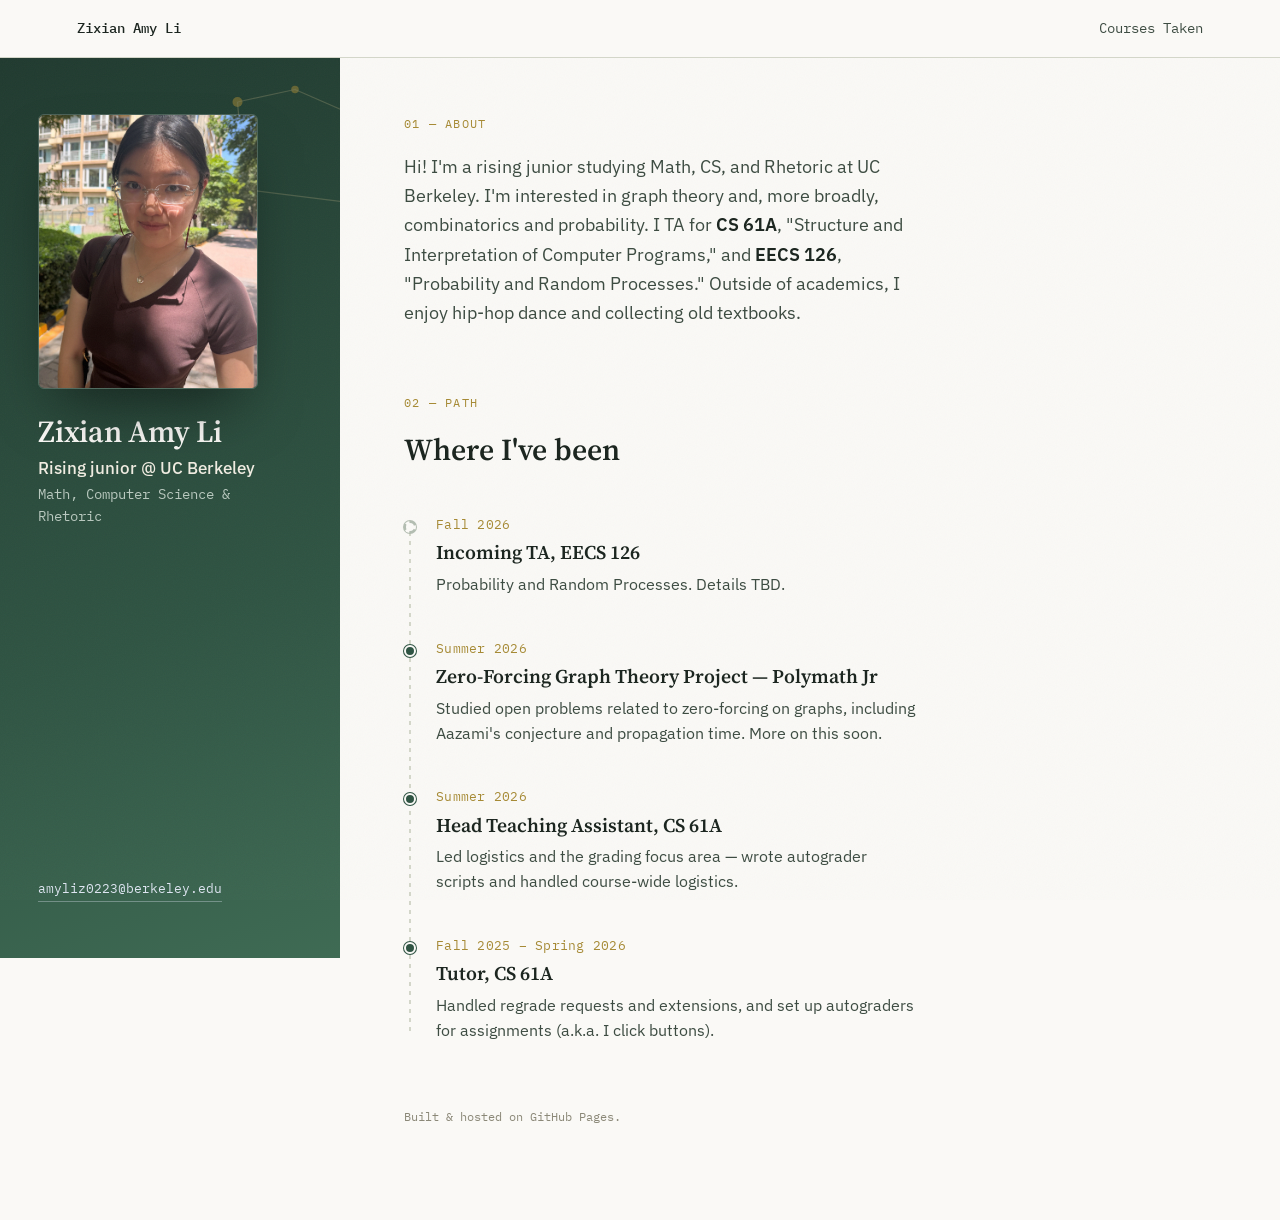
<file: index.html>
<!DOCTYPE html>
<html lang="en">
<head>
<meta charset="UTF-8">
<meta name="viewport" content="width=device-width, initial-scale=1.0">
<title>Zixian Amy Li</title>
<meta name="description" content="Zixian Amy Li — rising junior at UC Berkeley studying Math, CS, and Rhetoric.">
<link rel="preconnect" href="https://fonts.googleapis.com">
<link rel="preconnect" href="https://fonts.gstatic.com" crossorigin>
<link href="https://fonts.googleapis.com/css2?family=Source+Serif+4:opsz,wght@8..60,400;8..60,600;8..60,700&family=IBM+Plex+Sans:wght@400;500;600&family=IBM+Plex+Mono:wght@400;500&display=swap" rel="stylesheet">
<link rel="stylesheet" href="style.css">
</head>
<body>

<div class="grain"></div>

<nav class="topnav">
  <a href="index.html">Zixian Amy Li</a>
  <a href="courses.html">Courses Taken</a>
</nav>

<div class="layout">

  <aside class="sidebar">
    <div class="photo-frame">
      <img src="assets/profile.png" alt="Portrait of Zixian Amy Li">
    </div>
    <svg class="hero-node-deco" viewBox="0 0 120 120" aria-hidden="true">
      <circle cx="14" cy="20" r="4"></circle>
      <circle cx="60" cy="10" r="3"></circle>
      <circle cx="106" cy="30" r="4"></circle>
      <circle cx="20" cy="90" r="3"></circle>
      <circle cx="100" cy="100" r="4"></circle>
      <line x1="14" y1="20" x2="60" y2="10"></line>
      <line x1="60" y1="10" x2="106" y2="30"></line>
      <line x1="14" y1="20" x2="20" y2="90"></line>
      <line x1="20" y1="90" x2="100" y2="100"></line>
      <line x1="106" y1="30" x2="100" y2="100"></line>
    </svg>

    <h1>Zixian Amy Li</h1>
    <p class="tagline">Rising junior @ UC Berkeley</p>
    <p class="hero-sub">Math, Computer Science &amp; Rhetoric</p>

    <div class="hero-links">
      <a href="mailto:amyliz0223@berkeley.edu">amyliz0223@berkeley.edu</a>
    </div>
  </aside>

  <main class="content">

    <section class="about" id="about">
      <p class="section-label">01 &mdash; about</p>
      <p class="about-text">
        Hi! I'm a rising junior studying Math, CS, and Rhetoric at UC Berkeley.
        I'm interested in graph theory and, more broadly, combinatorics and
        probability. I TA for <strong>CS 61A</strong>, "Structure and
        Interpretation of Computer Programs," and <strong>EECS 126</strong>,
        "Probability and Random Processes." Outside of academics, I enjoy
        hip&#8209;hop dance and collecting old textbooks.
      </p>
    </section>

    <section class="timeline" id="timeline">
      <p class="section-label">02 &mdash; path</p>
      <h2 class="timeline-heading">Where I've been</h2>

      <div class="graph">
        <div class="graph-line" aria-hidden="true"></div>

        <article class="node">
          <div class="node-dot node-dot--future"></div>
          <div class="node-card">
            <p class="node-date">Fall 2026</p>
            <h3>Incoming TA, EECS&nbsp;126</h3>
            <p class="node-desc">Probability and Random Processes. Details TBD.</p>
          </div>
        </article>

        <article class="node">
          <div class="node-dot"></div>
          <div class="node-card">
            <p class="node-date">Summer 2026</p>
            <h3>Zero&#8209;Forcing Graph Theory Project &mdash; Polymath Jr</h3>
            <p class="node-desc">Studied open problems related to zero-forcing on graphs, including Aazami's conjecture and propagation time. More on this soon.</p>
          </div>
        </article>

        <article class="node">
          <div class="node-dot"></div>
          <div class="node-card">
            <p class="node-date">Summer 2026</p>
            <h3>Head Teaching Assistant, CS&nbsp;61A</h3>
            <p class="node-desc">Led logistics and the grading focus area &mdash; wrote autograder scripts and handled course-wide logistics.</p>
          </div>
        </article>

        <article class="node">
          <div class="node-dot"></div>
          <div class="node-card">
            <p class="node-date">Fall 2025 &ndash; Spring 2026</p>
            <h3>Tutor, CS&nbsp;61A</h3>
            <p class="node-desc">Handled regrade requests and extensions, and set up autograders for assignments (a.k.a. I click buttons).</p>
          </div>
        </article>
      </div>
    </section>

    <p class="footer-note">Built &amp; hosted on GitHub Pages.</p>

  </main>

</div>

</body>
</html>
</file>
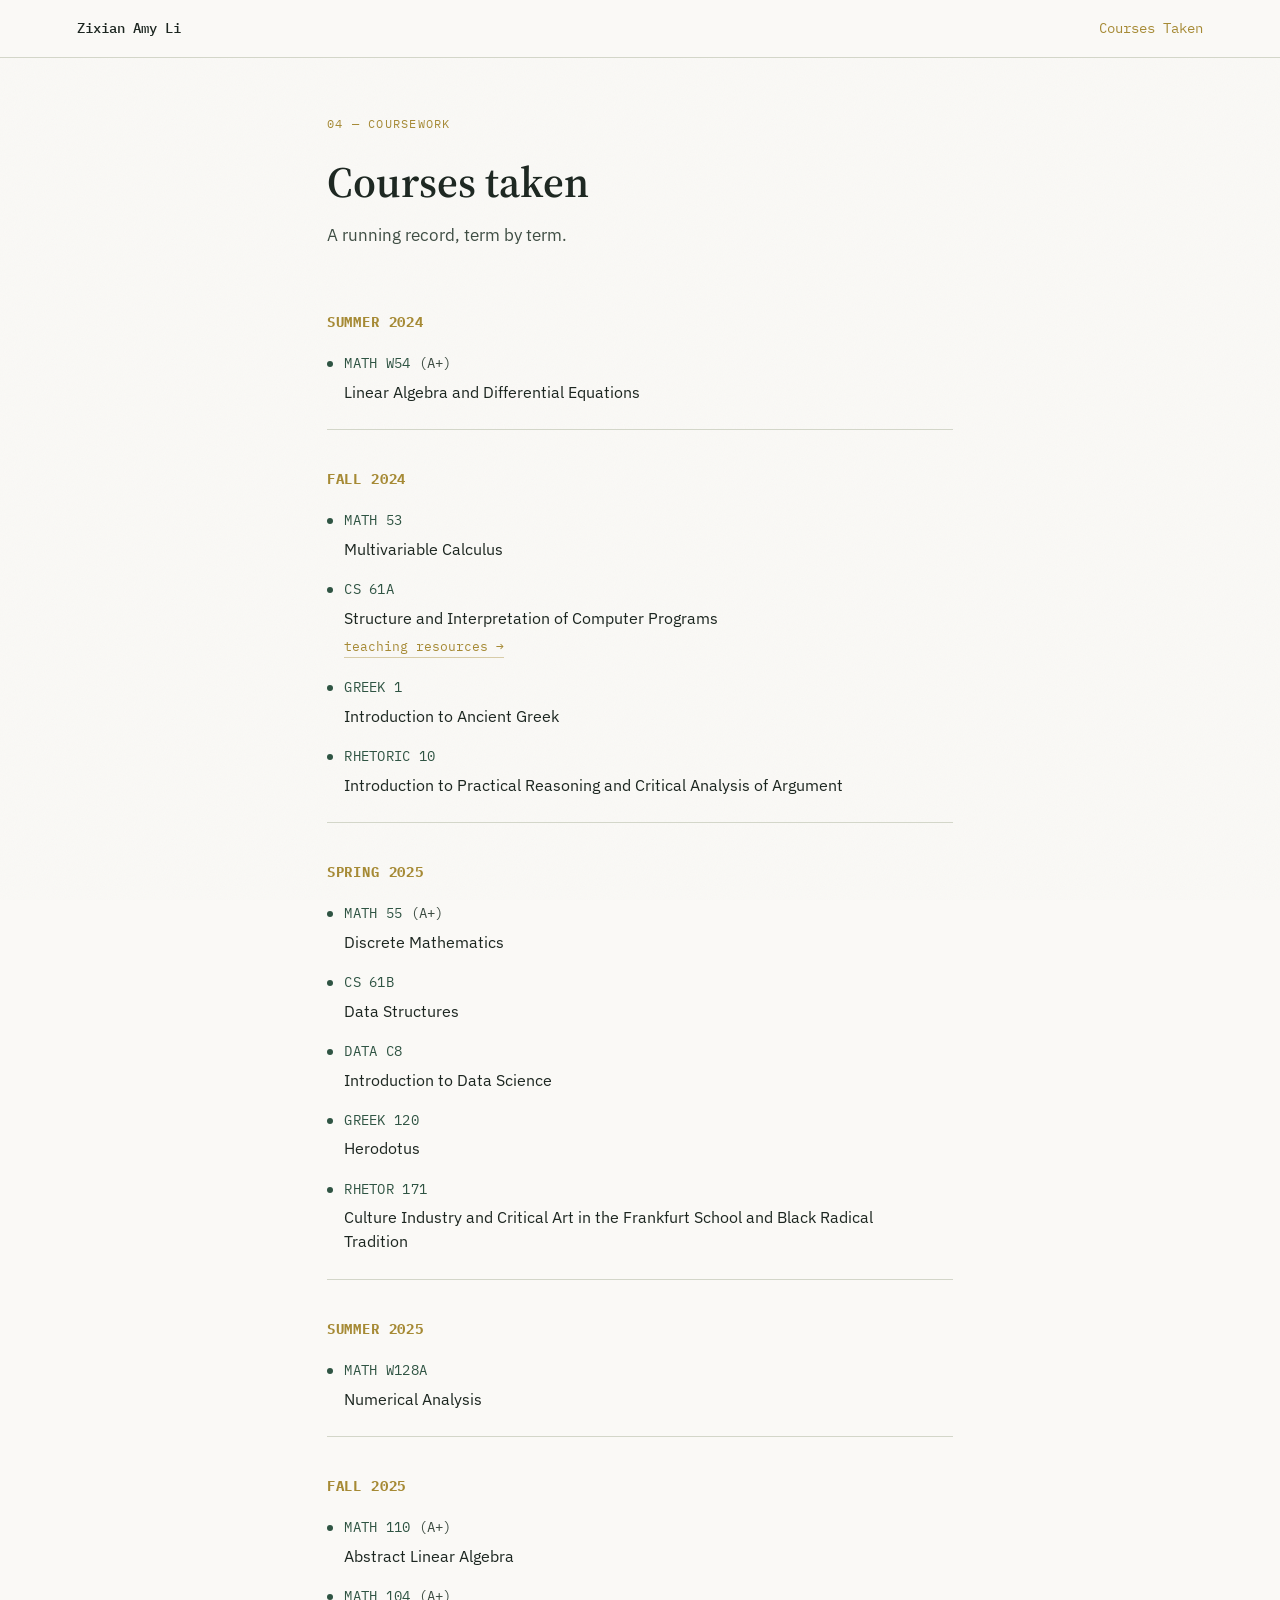
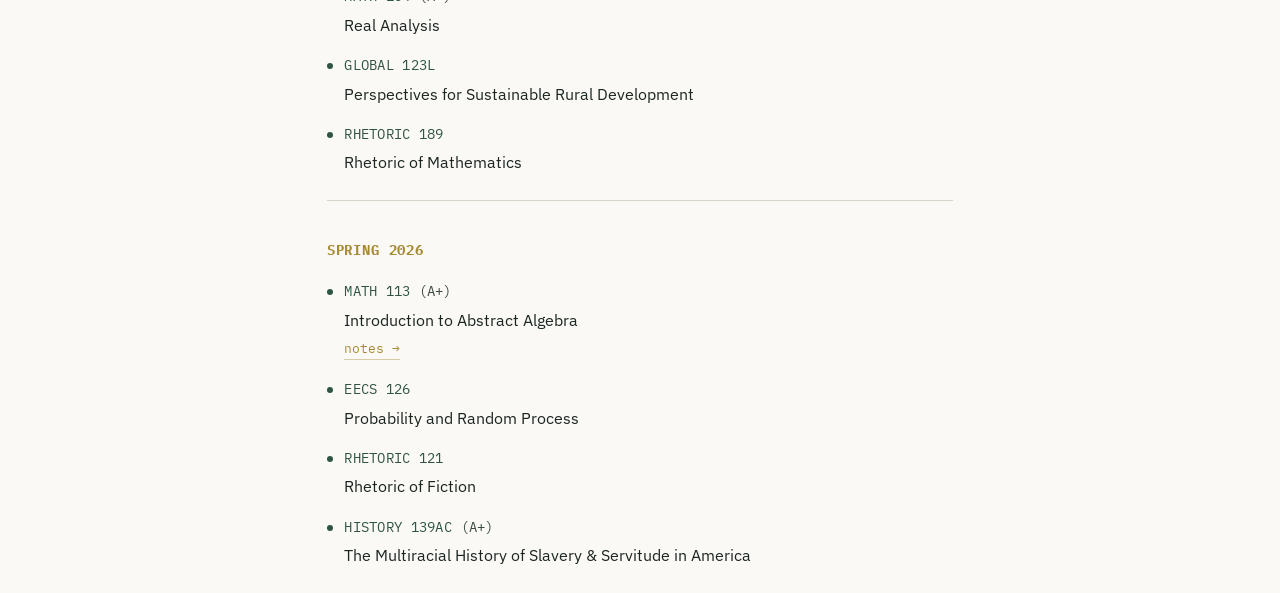
<file: courses.html>
<!DOCTYPE html>
<html lang="en">
<head>
<meta charset="UTF-8">
<meta name="viewport" content="width=device-width, initial-scale=1.0">
<title>Courses Taken &mdash; Zixian Amy Li</title>
<meta name="description" content="Courses taken by Zixian Amy Li at UC Berkeley.">
<link rel="preconnect" href="https://fonts.googleapis.com">
<link rel="preconnect" href="https://fonts.gstatic.com" crossorigin>
<link href="https://fonts.googleapis.com/css2?family=Source+Serif+4:opsz,wght@8..60,400;8..60,600;8..60,700&family=IBM+Plex+Sans:wght@400;500;600&family=IBM+Plex+Mono:wght@400;500&display=swap" rel="stylesheet">
<link rel="stylesheet" href="style.css">
</head>
<body>

<div class="grain"></div>

<nav class="topnav">
  <a href="index.html">Zixian Amy Li</a>
  <a href="courses.html" class="active">Courses Taken</a>
</nav>

<header class="page-head">
  <p class="section-label">04 &mdash; coursework</p>
  <h1>Courses taken</h1>
  <p class="page-head-sub">A running record, term by term.</p>
</header>

<main class="courses-main">

  <section class="term">
    <h2 class="term-heading"><span class="term-name">Summer 2024</span></h2>
    <ul class="course-list">
      <li class="course-row">
        <div class="course-row-head">
          <span class="course-code">MATH W54</span>
          <span class="grade-badge">(A+)</span>
        </div>
        <p class="course-title">Linear Algebra and Differential Equations</p>
      </li>
    </ul>
  </section>

  <section class="term">
    <h2 class="term-heading"><span class="term-name">Fall 2024</span></h2>
    <ul class="course-list">
      <li class="course-row">
        <div class="course-row-head">
          <span class="course-code">MATH 53</span>
        </div>
        <p class="course-title">Multivariable Calculus</p>
      </li>
      <li class="course-row">
        <div class="course-row-head">
          <span class="course-code">CS 61A</span>
        </div>
        <p class="course-title">Structure and Interpretation of Computer Programs</p>
        <a class="notes-link" href="https://drive.google.com/drive/folders/1ctP9ov9jJ6Smsc9xZnkzqIXvV9eOogV-" target="_blank" rel="noopener">teaching resources &#8594;</a>
      </li>
      <li class="course-row">
        <div class="course-row-head">
          <span class="course-code">GREEK 1</span>
        </div>
        <p class="course-title">Introduction to Ancient Greek</p>
      </li>
      <li class="course-row">
        <div class="course-row-head">
          <span class="course-code">RHETORIC 10</span>
        </div>
        <p class="course-title">Introduction to Practical Reasoning and Critical Analysis of Argument</p>
      </li>
    </ul>
  </section>

  <section class="term">
    <h2 class="term-heading"><span class="term-name">Spring 2025</span></h2>
    <ul class="course-list">
      <li class="course-row">
        <div class="course-row-head">
          <span class="course-code">MATH 55</span>
          <span class="grade-badge">(A+)</span>
        </div>
        <p class="course-title">Discrete Mathematics</p>
      </li>
      <li class="course-row">
        <div class="course-row-head">
          <span class="course-code">CS 61B</span>
        </div>
        <p class="course-title">Data Structures</p>
      </li>
      <li class="course-row">
        <div class="course-row-head">
          <span class="course-code">DATA C8</span>
        </div>
        <p class="course-title">Introduction to Data Science</p>
      </li>
      <li class="course-row">
        <div class="course-row-head">
          <span class="course-code">GREEK 120</span>
        </div>
        <p class="course-title">Herodotus</p>
      </li>
      <li class="course-row">
        <div class="course-row-head">
          <span class="course-code">RHETOR 171</span>
        </div>
        <p class="course-title">Culture Industry and Critical Art in the Frankfurt School and Black Radical Tradition</p>
      </li>
    </ul>
  </section>

  <section class="term">
    <h2 class="term-heading"><span class="term-name">Summer 2025</span></h2>
    <ul class="course-list">
      <li class="course-row">
        <div class="course-row-head">
          <span class="course-code">MATH W128A</span>
        </div>
        <p class="course-title">Numerical Analysis</p>
      </li>
    </ul>
  </section>

  <section class="term">
    <h2 class="term-heading"><span class="term-name">Fall 2025</span></h2>
    <ul class="course-list">
      <li class="course-row">
        <div class="course-row-head">
          <span class="course-code">MATH 110</span>
          <span class="grade-badge">(A+)</span>
        </div>
        <p class="course-title">Abstract Linear Algebra</p>
      </li>
      <li class="course-row">
        <div class="course-row-head">
          <span class="course-code">MATH 104</span>
          <span class="grade-badge">(A+)</span>
        </div>
        <p class="course-title">Real Analysis</p>
      </li>
      <li class="course-row">
        <div class="course-row-head">
          <span class="course-code">GLOBAL 123L</span>
        </div>
        <p class="course-title">Perspectives for Sustainable Rural Development</p>
      </li>
      <li class="course-row">
        <div class="course-row-head">
          <span class="course-code">RHETORIC 189</span>
        </div>
        <p class="course-title">Rhetoric of Mathematics</p>
      </li>
    </ul>
  </section>

  <section class="term">
    <h2 class="term-heading"><span class="term-name">Spring 2026</span></h2>
    <ul class="course-list">
      <li class="course-row">
        <div class="course-row-head">
          <span class="course-code">MATH 113</span>
          <span class="grade-badge">(A+)</span>
        </div>
        <p class="course-title">Introduction to Abstract Algebra</p>
        <a class="notes-link" href="notes/math113-notes.pdf" target="_blank" rel="noopener">notes &#8594;</a>
      </li>
      <li class="course-row">
        <div class="course-row-head">
          <span class="course-code">EECS 126</span>
        </div>
        <p class="course-title">Probability and Random Process</p>
      </li>
      <li class="course-row">
        <div class="course-row-head">
          <span class="course-code">RHETORIC 121</span>
        </div>
        <p class="course-title">Rhetoric of Fiction</p>
      </li>
      <li class="course-row">
        <div class="course-row-head">
          <span class="course-code">HISTORY 139AC</span>
          <span class="grade-badge">(A+)</span>
        </div>
        <p class="course-title">The Multiracial History of Slavery &amp; Servitude in America</p>
      </li>
    </ul>
  </section>

</main>

</body>
</html>
</file>
<file: style.css>
:root {
  --ink: #1c2620;
  --ink-soft: #3d4c42;
  --paper: #faf9f6;
  --paper-dim: #eef0e9;
  --indigo: #2f5443;
  --indigo-deep: #203a2f;
  --gold: #a68a35;
  --line: #d3d6c9;
  --future: #b3bdb1;

  --serif: "Source Serif 4", Georgia, serif;
  --sans: "IBM Plex Sans", -apple-system, sans-serif;
  --mono: "IBM Plex Mono", ui-monospace, monospace;
}

* { box-sizing: border-box; }

html { scroll-behavior: smooth; }

body {
  margin: 0;
  background: var(--paper);
  color: var(--ink);
  font-family: var(--sans);
  line-height: 1.6;
  -webkit-font-smoothing: antialiased;
}

a { color: var(--indigo); }
a:focus-visible, button:focus-visible { outline: 2px solid var(--gold); outline-offset: 3px; }

.grain {
  position: fixed;
  inset: 0;
  pointer-events: none;
  z-index: 1;
  opacity: 0.035;
  background-image: url("data:image/svg+xml,%3Csvg xmlns='http://www.w3.org/2000/svg' width='120' height='120'%3E%3Cfilter id='n'%3E%3CfeTurbulence type='fractalNoise' baseFrequency='0.9' numOctaves='2' stitchTiles='stitch'/%3E%3C/filter%3E%3Crect width='100%25' height='100%25' filter='url(%23n)'/%3E%3C/svg%3E");
}

/* ---------- Courses page ---------- */

.page-head {
  max-width: 780px;
  margin: 0 auto;
  padding: 3.5rem 6vw 1.5rem;
}
.page-head h1 {
  font-family: var(--serif);
  font-size: clamp(2rem, 4vw, 2.7rem);
  font-weight: 600;
  margin: 0 0 0.4rem;
  color: var(--ink);
}
.page-head-sub {
  color: var(--ink-soft);
  margin: 0;
  font-size: 1.05rem;
}

.courses-main {
  max-width: 780px;
  margin: 0 auto;
  padding: 1.5rem 6vw 5rem;
}

.term { padding: 1.6rem 0; border-top: 1px solid var(--line); }
.term:first-child { border-top: none; }

.term-heading { margin: 0 0 1rem; }
.term-name {
  font-family: var(--mono);
  font-size: 0.85rem;
  letter-spacing: 0.06em;
  text-transform: uppercase;
  color: var(--gold);
}

.course-list {
  list-style: none;
  margin: 0;
  padding: 0;
  display: flex;
  flex-direction: column;
  gap: 1.15rem;
}

.course-row {
  position: relative;
  padding-left: 1.1rem;
}
.course-row::before {
  content: "";
  position: absolute;
  left: 0;
  top: 0.5em;
  width: 6px;
  height: 6px;
  border-radius: 50%;
  background: var(--indigo);
}

.course-row-head {
  display: flex;
  align-items: baseline;
  gap: 0.55rem;
}

.course-code {
  font-family: var(--mono);
  font-size: 0.85rem;
  color: var(--indigo);
  letter-spacing: 0.02em;
}

.course-title {
  margin: 0.3rem 0 0;
  font-size: 1rem;
  color: var(--ink);
  max-width: 58ch;
  line-height: 1.5;
}

.grade-badge {
  font-family: var(--mono);
  font-size: 0.85rem;
  color: var(--ink-soft);
}

.notes-link {
  display: inline-block;
  margin-top: 0.4rem;
  font-family: var(--mono);
  font-size: 0.82rem;
  color: var(--gold);
  text-decoration: none;
  border-bottom: 1px solid rgba(166, 138, 53, 0.4);
}
.notes-link:hover { border-color: var(--gold); }

/* ---------- Top nav ---------- */

.topnav {
  display: flex;
  justify-content: space-between;
  align-items: center;
  padding: 1.1rem 6vw;
  font-family: var(--mono);
  font-size: 0.85rem;
  background: var(--paper);
  border-bottom: 1px solid var(--line);
  position: relative;
  z-index: 3;
}
.topnav a {
  color: var(--ink-soft);
  text-decoration: none;
}
.topnav a:first-child {
  color: var(--ink);
  font-weight: 500;
}
.topnav a:hover { color: var(--gold); }
.topnav .active { color: var(--gold); }

/* ---------- Two-column layout ---------- */

.layout {
  display: grid;
  grid-template-columns: 340px 1fr;
  align-items: start;
  min-height: calc(100vh - 58px);
}

.sidebar {
  position: sticky;
  top: 0;
  height: 100vh;
  background: linear-gradient(160deg, var(--indigo-deep) 0%, var(--indigo) 62%, #3f6b54 100%);
  color: var(--paper);
  padding: 3.5rem 2.4rem;
  display: flex;
  flex-direction: column;
  align-items: flex-start;
  overflow: hidden;
}

.sidebar h1 {
  font-family: var(--serif);
  font-size: clamp(1.9rem, 2.4vw, 2.3rem);
  font-weight: 600;
  margin: 1.6rem 0 0.4rem;
  line-height: 1.1;
  letter-spacing: -0.01em;
}

.tagline {
  font-size: 1.05rem;
  margin: 0 0 0.15rem;
  color: #f1ede2;
  font-weight: 500;
}

.hero-sub {
  font-family: var(--mono);
  font-size: 0.85rem;
  color: #b9c9bf;
  margin: 0 0 1.8rem;
}

.hero-links {
  display: flex;
  flex-direction: column;
  gap: 0.45rem;
  font-family: var(--mono);
  font-size: 0.84rem;
  margin-top: auto;
}

.hero-links a {
  color: #dfe6f2;
  text-decoration: none;
  border-bottom: 1px solid rgba(223, 230, 242, 0.35);
  width: fit-content;
  padding-bottom: 1px;
  transition: border-color 0.15s, color 0.15s;
}
.hero-links a:hover { color: var(--gold); border-color: var(--gold); }

.photo-frame {
  width: 100%;
  max-width: 220px;
  aspect-ratio: 4 / 5;
  border-radius: 6px;
  overflow: hidden;
  border: 1px solid rgba(255,255,255,0.18);
  box-shadow: 0 30px 60px -20px rgba(0,0,0,0.55);
  position: relative;
  z-index: 2;
}

.photo-frame img {
  width: 100%;
  height: 100%;
  object-fit: cover;
  object-position: center 20%;
  display: block;
  filter: saturate(0.92) contrast(1.02);
}

.hero-node-deco {
  position: absolute;
  width: 150px;
  height: 150px;
  top: 1.2rem;
  right: -30px;
  z-index: 1;
  opacity: 0.5;
}
.hero-node-deco circle { fill: var(--gold); }
.hero-node-deco line { stroke: rgba(201, 185, 138, 0.5); stroke-width: 1; }

/* ---------- Sections ---------- */

.content { max-width: 640px; padding: 3.5rem 5vw 5rem; position: relative; z-index: 2; }
main:not(.content) { max-width: 780px; margin: 0 auto; padding: 0 6vw; position: relative; z-index: 2; }

.section-label {
  font-family: var(--mono);
  font-size: 0.78rem;
  letter-spacing: 0.1em;
  text-transform: uppercase;
  color: var(--gold);
  margin: 0 0 0.8rem;
}

.about { padding: 0 0 3rem; }
.about-text {
  font-size: 1.14rem;
  color: var(--ink-soft);
  max-width: 62ch;
}
.about-text strong { color: var(--ink); font-weight: 600; }

.timeline { padding: 0 0 2rem; }
.timeline-heading {
  font-family: var(--serif);
  font-size: 1.9rem;
  font-weight: 600;
  margin: 0 0 2.5rem;
}

.graph { position: relative; padding-left: 2rem; }

.graph-line {
  position: absolute;
  left: 5px;
  top: 8px;
  bottom: 8px;
  width: 2px;
  background: repeating-linear-gradient(to bottom, var(--line) 0 4px, transparent 4px 9px);
}

.node {
  position: relative;
  padding-bottom: 2.6rem;
}
.node:last-child { padding-bottom: 0; }

.node-dot {
  position: absolute;
  left: -2rem;
  top: 6px;
  width: 12px;
  height: 12px;
  border-radius: 50%;
  background: var(--indigo);
  border: 2px solid var(--paper);
  box-shadow: 0 0 0 1px var(--indigo);
}
.node-dot--future {
  background: var(--paper);
  box-shadow: 0 0 0 1px var(--future);
  border: 2px dashed var(--future);
}

.node-date {
  font-family: var(--mono);
  font-size: 0.8rem;
  color: var(--gold);
  margin: 0 0 0.3rem;
  letter-spacing: 0.02em;
}

.node-card h3 {
  font-family: var(--serif);
  font-size: 1.22rem;
  font-weight: 600;
  margin: 0 0 0.4rem;
  line-height: 1.3;
}

.node-desc {
  color: var(--ink-soft);
  margin: 0;
  max-width: 58ch;
  font-size: 0.98rem;
}

/* ---------- Contact / Footer ---------- */

.contact {
  background: var(--paper-dim);
  margin-top: 2rem;
  padding: 4rem 6vw 3.5rem;
  text-align: left;
  border-top: 1px solid var(--line);
}
.contact h2 {
  font-family: var(--serif);
  font-size: 1.8rem;
  margin: 0 0 1.4rem;
}
.contact-email, .contact-github {
  display: block;
  font-family: var(--mono);
  font-size: 1rem;
  color: var(--indigo);
  text-decoration: none;
  margin-bottom: 0.55rem;
  width: fit-content;
  border-bottom: 1px solid transparent;
}
.contact-email:hover, .contact-github:hover {
  border-color: var(--gold);
  color: var(--gold);
}
.footer-note {
  font-family: var(--mono);
  font-size: 0.78rem;
  color: #8b8878;
  margin-top: 2rem;
}

/* ---------- Responsive ---------- */

@media (max-width: 860px) {
  .layout {
    grid-template-columns: 1fr;
  }
  .sidebar {
    position: static;
    height: auto;
    flex-direction: row;
    align-items: center;
    gap: 1.5rem;
    padding: 2rem 6vw;
  }
  .sidebar h1 { margin: 0 0 0.3rem; }
  .photo-frame { max-width: 110px; flex-shrink: 0; }
  .hero-links { margin-top: 0.4rem; }
  .hero-node-deco { display: none; }
  .content { padding: 2.5rem 6vw 4rem; max-width: none; }
}

@media (prefers-reduced-motion: reduce) {
  html { scroll-behavior: auto; }
}
</file>
